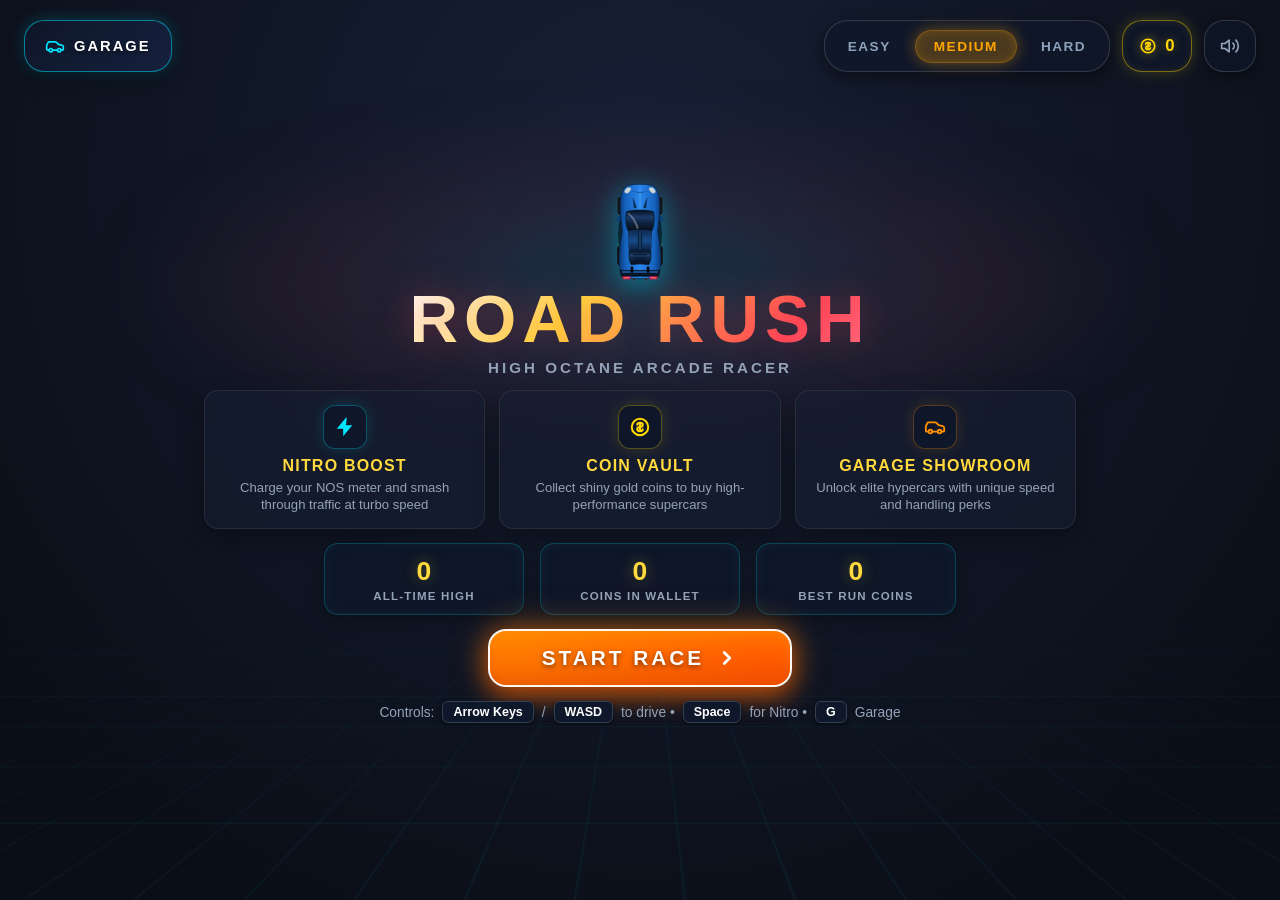
<file: index.html>
<!DOCTYPE html>
<html lang="en">

<head>
    <meta charset="UTF-8">
    <meta name="viewport" content="width=device-width, initial-scale=1.0">
    <title>Road Rush</title>
    <link rel="stylesheet" href="./css/style.css">
    <script type="module" src="./js/main.js" defer></script>
</head>

<body>
    <div class="bg-speed-grid" aria-hidden="true">
        <div class="grid-horizon"></div>
        <div class="speed-streaks">
            <span class="streak s1"></span>
            <span class="streak s2"></span>
            <span class="streak s3"></span>
            <span class="streak s4"></span>
            <span class="streak s5"></span>
            <span class="streak s6"></span>
        </div>
    </div>

    <main class="game">
        <section class="home-screen">
            <!-- TOP LEFT: GARAGE BUTTON -->
            <div class="top-left-controls">
                <button class="top-garage-btn" id="openGarageBtn" title="Open Garage (G)" aria-label="Open Garage">
                    <svg class="ui-icon" width="20" height="20" viewBox="0 0 24 24" fill="none" stroke="currentColor" stroke-width="2" stroke-linecap="round" stroke-linejoin="round" aria-hidden="true">
                        <path d="M19 17h2c.6 0 1-.4 1-1v-3c0-.9-.7-1.7-1.5-1.9C18.7 10.6 16 10 16 10s-1.3-1.4-2.2-2.3c-.5-.4-1.1-.7-1.8-.7H5c-.6 0-1.1.4-1.4.9l-1.4 2.9C2.1 11.1 2 11.5 2 12v4c0 .6.4 1 1 1h2"/>
                        <circle cx="7" cy="17" r="2"/>
                        <path d="M9 17h6"/>
                        <circle cx="17" cy="17" r="2"/>
                    </svg>
                    <span class="top-garage-text">GARAGE</span>
                </button>
            </div>

            <!-- TOP RIGHT: DIFFICULTY, COIN VAULT, AUDIO -->
            <div class="top-controls">
                <div class="difficulty-wrapper">
                    <button class="diff-btn" data-diff="Easy">EASY</button>
                    <button class="diff-btn active" data-diff="Medium">MEDIUM</button>
                    <button class="diff-btn" data-diff="Hard">HARD</button>
                </div>

                <div class="wallet-badge" id="topWalletBadge" title="Total Vault Coins">
                    <svg class="coin-token-svg" width="18" height="18" viewBox="0 0 24 24" fill="none" stroke="#ffd700" stroke-width="2.2" stroke-linecap="round" stroke-linejoin="round" aria-hidden="true">
                        <circle cx="12" cy="12" r="9"/>
                        <path d="M12 7v10M9 9.5c0-1.4 1.3-2 3-2s3 .6 3 2c0 1.5-1.5 2.5-3 2.5s-3 1-3 2.5c0 1.4 1.3 2 3 2s3-.6 3-2"/>
                    </svg>
                    <span class="wallet-amount" id="top-total-coins">0</span>
                </div>

                <button class="audio-btn home-audio-btn" id="audioBtn" title="Toggle audio (M)" aria-label="Toggle audio">
                    <svg class="audio-svg unmuted-icon" width="20" height="20" viewBox="0 0 24 24" fill="none" stroke="currentColor" stroke-width="2" stroke-linecap="round" stroke-linejoin="round" aria-hidden="true">
                        <polygon points="11 5 6 9 2 9 2 15 6 15 11 19 11 5"/>
                        <path d="M15.54 8.46a5 5 0 0 1 0 7.07"/>
                        <path d="M19.07 4.93a10 10 0 0 1 0 14.14"/>
                    </svg>
                    <svg class="audio-svg muted-icon hidden" width="20" height="20" viewBox="0 0 24 24" fill="none" stroke="currentColor" stroke-width="2" stroke-linecap="round" stroke-linejoin="round" aria-hidden="true">
                        <polygon points="11 5 6 9 2 9 2 15 6 15 11 19 11 5"/>
                        <line x1="23" y1="9" x2="17" y2="15"/>
                        <line x1="17" y1="9" x2="23" y2="15"/>
                    </svg>
                </button>
            </div>

            <div class="home-content">
                <div class="logo-section">
                    <div class="supercar-preview" id="heroCarPreview" aria-hidden="true" title="Click to open Garage">
                        <img src="./assets/cars/player_car.svg" alt="Road Rush Racer" class="hero-car-img" id="heroCarImg">
                    </div>
                    <h1 class="logo-title">ROAD RUSH</h1>
                    <p class="logo-subtitle">HIGH OCTANE ARCADE RACER</p>
                </div>

                <div class="home-showcase">
                    <div class="showcase-card">
                        <div class="showcase-icon-box cyan">
                            <svg width="22" height="22" viewBox="0 0 24 24" fill="currentColor" aria-hidden="true">
                                <path d="M13 2L3 14h7v8l10-12h-7l1-8z"/>
                            </svg>
                        </div>
                        <h3>Nitro Boost</h3>
                        <p>Charge your NOS meter and smash through traffic at turbo speed</p>
                    </div>
                    <div class="showcase-card">
                        <div class="showcase-icon-box gold">
                            <svg width="22" height="22" viewBox="0 0 24 24" fill="none" stroke="currentColor" stroke-width="2.2" stroke-linecap="round" stroke-linejoin="round" aria-hidden="true">
                                <circle cx="12" cy="12" r="9"/>
                                <path d="M12 7v10M9 9.5c0-1.4 1.3-2 3-2s3 .6 3 2c0 1.5-1.5 2.5-3 2.5s-3 1-3 2.5c0 1.4 1.3 2 3 2s3-.6 3-2"/>
                            </svg>
                        </div>
                        <h3>Coin Vault</h3>
                        <p>Collect shiny gold coins to buy high-performance supercars</p>
                    </div>
                    <div class="showcase-card">
                        <div class="showcase-icon-box orange">
                            <svg width="22" height="22" viewBox="0 0 24 24" fill="none" stroke="currentColor" stroke-width="2" stroke-linecap="round" stroke-linejoin="round" aria-hidden="true">
                                <path d="M19 17h2c.6 0 1-.4 1-1v-3c0-.9-.7-1.7-1.5-1.9C18.7 10.6 16 10 16 10s-1.3-1.4-2.2-2.3c-.5-.4-1.1-.7-1.8-.7H5c-.6 0-1.1.4-1.4.9l-1.4 2.9C2.1 11.1 2 11.5 2 12v4c0 .6.4 1 1 1h2"/>
                                <circle cx="7" cy="17" r="2"/>
                                <path d="M9 17h6"/>
                                <circle cx="17" cy="17" r="2"/>
                            </svg>
                        </div>
                        <h3>Garage Showroom</h3>
                        <p>Unlock elite hypercars with unique speed and handling perks</p>
                    </div>
                </div>

                <div class="home-stats">
                    <div class="stat-item">
                        <span class="stat-number" id="all-time-high">0</span>
                        <span class="stat-name">All-Time High</span>
                    </div>
                    <div class="stat-item">
                        <span class="stat-number" id="home-total-coins">0</span>
                        <span class="stat-name">Coins in Wallet</span>
                    </div>
                    <div class="stat-item">
                        <span class="stat-number" id="max-coins">0</span>
                        <span class="stat-name">Best Run Coins</span>
                    </div>
                </div>

                <div class="cta-container">
                    <a href="game.html" class="play-btn">
                        <span class="play-btn-glow"></span>
                        <span class="play-btn-text">START RACE</span>
                        <svg class="play-btn-chevrons" width="22" height="22" viewBox="0 0 24 24" fill="none" stroke="currentColor" stroke-width="3" stroke-linecap="round" stroke-linejoin="round" aria-hidden="true">
                            <polyline points="9 18 15 12 9 6"/>
                        </svg>
                    </a>
                </div>

                <div class="home-footer">
                    <p class="controls-hint">
                        Controls: <kbd>Arrow Keys</kbd> / <kbd>WASD</kbd> to drive &bull; <kbd>Space</kbd> for Nitro &bull; <kbd>G</kbd> Garage
                    </p>
                </div>
            </div>
        </section>

        <!-- GARAGE MODAL -->
        <div class="garage-modal-overlay hidden" id="garageModal" aria-modal="true" role="dialog">
            <div class="garage-modal-card">
                <div class="garage-header">
                    <div class="garage-title-wrap">
                        <span class="garage-tag">CUSTOM PERFORMANCE SHOP</span>
                        <h2 class="garage-title">RACING GARAGE</h2>
                    </div>
                    <div class="garage-vault-display">
                        <span class="vault-label">COIN VAULT</span>
                        <div class="vault-pill">
                            <svg class="coin-token-svg" width="16" height="16" viewBox="0 0 24 24" fill="none" stroke="#ffd700" stroke-width="2.2" stroke-linecap="round" stroke-linejoin="round" aria-hidden="true">
                                <circle cx="12" cy="12" r="9"/>
                                <path d="M12 7v10M9 9.5c0-1.4 1.3-2 3-2s3 .6 3 2c0 1.5-1.5 2.5-3 2.5s-3 1-3 2.5c0 1.4 1.3 2 3 2s3-.6 3-2"/>
                            </svg>
                            <span class="vault-coins" id="garageVaultCoins">0</span>
                        </div>
                    </div>
                    <button class="garage-close-btn" id="closeGarageBtn" aria-label="Close Garage">
                        <svg width="20" height="20" viewBox="0 0 24 24" fill="none" stroke="currentColor" stroke-width="2.5" stroke-linecap="round" stroke-linejoin="round">
                            <line x1="18" y1="6" x2="6" y2="18"/>
                            <line x1="6" y1="6" x2="18" y2="18"/>
                        </svg>
                    </button>
                </div>

                <div class="garage-body">
                    <button class="garage-nav-btn prev-car" id="prevCarBtn" aria-label="Previous Car">
                        <svg width="22" height="22" viewBox="0 0 24 24" fill="none" stroke="currentColor" stroke-width="2.5" stroke-linecap="round" stroke-linejoin="round">
                            <polyline points="15 18 9 12 15 6"/>
                        </svg>
                    </button>

                    <div class="garage-showcase">
                        <div class="podium-stage">
                            <div class="podium-aura" id="podiumAura"></div>
                            <div class="podium-disk"></div>
                            <img src="./assets/cars/player_car.svg" alt="Preview Car" class="garage-car-preview" id="garageCarPreview">
                        </div>

                        <div class="garage-car-details">
                            <div class="car-tagline" id="garageCarTag">STREET RACER</div>
                            <h3 class="car-name" id="garageCarName">Cobalt Phantom</h3>
                            <p class="car-description" id="garageCarDesc">Balanced city performer with nimble responsive handling and reliable boost timing.</p>

                            <div class="car-stats-grid">
                                <div class="car-stat-row">
                                    <div class="stat-info">
                                        <span class="stat-title">TOP SPEED</span>
                                        <span class="stat-val" id="statSpeedVal">70%</span>
                                    </div>
                                    <div class="stat-bar-track">
                                        <div class="stat-bar-fill speed-fill" id="statSpeedFill" style="width: 70%;"></div>
                                    </div>
                                </div>

                                <div class="car-stat-row">
                                    <div class="stat-info">
                                        <span class="stat-title">NITRO BOOST</span>
                                        <span class="stat-val" id="statNitroVal">70%</span>
                                    </div>
                                    <div class="stat-bar-track">
                                        <div class="stat-bar-fill nitro-fill" id="statNitroFill" style="width: 70%;"></div>
                                    </div>
                                </div>

                                <div class="car-stat-row">
                                    <div class="stat-info">
                                        <span class="stat-title">HANDLING</span>
                                        <span class="stat-val" id="statHandlingVal">75%</span>
                                    </div>
                                    <div class="stat-bar-track">
                                        <div class="stat-bar-fill handling-fill" id="statHandlingFill" style="width: 75%;"></div>
                                    </div>
                                </div>
                            </div>
                        </div>
                    </div>

                    <button class="garage-nav-btn next-car" id="nextCarBtn" aria-label="Next Car">
                        <svg width="22" height="22" viewBox="0 0 24 24" fill="none" stroke="currentColor" stroke-width="2.5" stroke-linecap="round" stroke-linejoin="round">
                            <polyline points="9 18 15 12 9 6"/>
                        </svg>
                    </button>
                </div>

                <div class="garage-dots-row" id="garageDots">
                    <!-- Dynamic dots inserted here -->
                </div>

                <div class="garage-footer">
                    <div class="garage-price-tag" id="garagePriceTag">
                        <span class="price-label">PRICE / STATUS</span>
                        <span class="price-val" id="garagePriceVal">FREE STARTER</span>
                    </div>
                    <button class="garage-action-btn" id="garageActionBtn">
                        EQUIPPED
                    </button>
                </div>

                <div class="garage-hints">
                    <span><kbd>&larr;</kbd> <kbd>&rarr;</kbd> Navigate</span> &bull;
                    <span><kbd>Enter</kbd> Buy / Equip</span> &bull;
                    <span><kbd>Esc</kbd> Close</span>
                </div>
            </div>
        </div>
    </main>
</body>

</html>
</file>
<file: css/style.css>
* {
    margin: 0;
    padding: 0;
    box-sizing: border-box;
}

:root {
    --accent-red: #ff4757;
    --accent-orange: #ff7f50;
    --accent-yellow: #ffd93d;
    --accent-cyan: #00e5ff;
    --accent-purple: #70a1ff;
    --bg-dark-1: #0a0e17;
    --bg-dark-2: #121826;
    --card-bg: rgba(22, 30, 49, 0.65);
    --card-border: rgba(255, 255, 255, 0.08);
}

html,
body {
    width: 100%;
    height: 100%;
    overflow: hidden;
}

body {
    font-family: 'Segoe UI', -apple-system, BlinkMacSystemFont, Roboto, sans-serif;
    background: radial-gradient(circle at 50% 20%, #172036 0%, var(--bg-dark-1) 85%);
    color: #ffffff;
    background-attachment: fixed;
    position: relative;
    user-select: none;
}

.bg-speed-grid {
    position: fixed;
    inset: 0;
    pointer-events: none;
    z-index: 0;
    overflow: hidden;
}

.grid-horizon {
    position: absolute;
    top: 15%;
    left: 50%;
    width: 80vw;
    height: 300px;
    transform: translateX(-50%);
    background: radial-gradient(ellipse at center, rgba(0, 229, 255, 0.12) 0%, rgba(255, 71, 87, 0.08) 45%, transparent 75%);
    filter: blur(40px);
}

.bg-speed-grid::before {
    content: '';
    position: absolute;
    bottom: -20%;
    left: -50%;
    width: 200%;
    height: 90%;
    background-image:
        linear-gradient(rgba(0, 229, 255, 0.07) 1px, transparent 1px),
        linear-gradient(90deg, rgba(0, 229, 255, 0.07) 1px, transparent 1px);
    background-size: 50px 50px;
    transform: perspective(400px) rotateX(65deg);
    animation: gridScroll 3s linear infinite;
    mask-image: linear-gradient(to top, rgba(0, 0, 0, 0.9) 10%, transparent 80%);
    -webkit-mask-image: linear-gradient(to top, rgba(0, 0, 0, 0.9) 10%, transparent 80%);
}

@keyframes gridScroll {
    0% {
        background-position-y: 0px;
    }
    100% {
        background-position-y: 50px;
    }
}

.speed-streaks {
    position: absolute;
    inset: 0;
}

.streak {
    position: absolute;
    top: -150px;
    width: 2px;
    border-radius: 2px;
    background: linear-gradient(to bottom, transparent, rgba(0, 229, 255, 0.7), transparent);
    opacity: 0.4;
    animation: streakDrop linear infinite;
}

.s1 { left: 12%; height: 120px; animation-duration: 2.2s; animation-delay: 0.3s; }
.s2 { left: 28%; height: 90px; animation-duration: 1.8s; animation-delay: 1.1s; background: linear-gradient(to bottom, transparent, rgba(255, 217, 61, 0.6), transparent); }
.s3 { left: 45%; height: 140px; animation-duration: 2.5s; animation-delay: 0.7s; }
.s4 { left: 62%; height: 100px; animation-duration: 1.9s; animation-delay: 1.5s; }
.s5 { left: 80%; height: 110px; animation-duration: 2.1s; animation-delay: 0.2s; background: linear-gradient(to bottom, transparent, rgba(255, 71, 87, 0.6), transparent); }
.s6 { left: 92%; height: 130px; animation-duration: 2.7s; animation-delay: 1.8s; }

@keyframes streakDrop {
    0% {
        transform: translateY(0);
        opacity: 0;
    }
    15% {
        opacity: 0.6;
    }
    85% {
        opacity: 0.6;
    }
    100% {
        transform: translateY(115vh);
        opacity: 0;
    }
}

.game {
    position: relative;
    z-index: 1;
    width: 100%;
    height: 100%;
    margin: 0 auto;
    display: flex;
    justify-content: center;
    align-items: center;
}

.home-screen {
    position: relative;
    width: 100%;
    height: 100%;
    display: flex;
    justify-content: center;
    align-items: center;
    overflow: hidden;
    animation: fadeIn 0.8s ease-in;
}

.home-content {
    display: flex;
    flex-direction: column;
    gap: 14px;
    text-align: center;
    width: min(94%, 960px);
    max-height: 96vh;
    justify-content: space-evenly;
    align-items: center;
    margin: 0 auto;
    padding: 12px 16px;
    z-index: 2;
}

.logo-section {
    animation: slideDown 0.8s cubic-bezier(0.2, 0.8, 0.2, 1);
    display: flex;
    flex-direction: column;
    align-items: center;
    position: relative;
}

.supercar-preview {
    width: 64px;
    height: 105px;
    margin-bottom: 2px;
    filter: drop-shadow(0 6px 14px rgba(0, 229, 255, 0.45));
    animation: carHover 3s ease-in-out infinite;
    cursor: default;
}

.hero-car-img {
    width: 100%;
    height: 100%;
    object-fit: contain;
    transition: transform 0.4s cubic-bezier(0.34, 1.56, 0.64, 1);
}

.supercar-preview:hover .hero-car-img {
    transform: scale(1.12) rotate(-3deg);
}

@keyframes carHover {
    0%, 100% {
        transform: translateY(0px);
    }
    50% {
        transform: translateY(-8px);
    }
}

.logo-title {
    font-size: clamp(2.4rem, 8vw, 4.2rem);
    font-weight: 900;
    letter-spacing: 6px;
    line-height: 1.05;
    background: linear-gradient(135deg, #ffffff 0%, #ffd93d 35%, #ff4757 80%, #ff6b81 100%);
    -webkit-background-clip: text;
    -webkit-text-fill-color: transparent;
    background-clip: text;
    margin-bottom: 4px;
    text-shadow: 0 0 35px rgba(255, 71, 87, 0.35);
    position: relative;
    display: inline-block;
}

.logo-subtitle {
    font-size: clamp(0.7rem, 2.2vw, 0.95rem);
    color: #94a3b8;
    letter-spacing: 3px;
    text-transform: uppercase;
    font-weight: 600;
}

.home-showcase {
    display: grid;
    grid-template-columns: repeat(3, minmax(0, 1fr));
    gap: 14px;
    width: min(100%, 880px);
    padding: 0 4px;
    animation: slideUp 0.8s ease-out 0.2s both;
}

.showcase-card {
    padding: 14px 16px;
    background: var(--card-bg);
    border: 1px solid var(--card-border);
    border-radius: 14px;
    backdrop-filter: blur(12px);
    -webkit-backdrop-filter: blur(12px);
    box-shadow: 0 8px 24px rgba(0, 0, 0, 0.35);
    transition: all 0.35s cubic-bezier(0.2, 0.8, 0.2, 1);
    position: relative;
    overflow: hidden;
}

.showcase-card::before {
    content: '';
    position: absolute;
    top: 0;
    left: 0;
    right: 0;
    height: 2px;
    background: linear-gradient(90deg, transparent, rgba(255, 255, 255, 0.4), transparent);
    opacity: 0;
    transition: opacity 0.35s ease;
}

.showcase-card:hover {
    background: rgba(30, 41, 67, 0.8);
    border-color: rgba(0, 229, 255, 0.35);
    transform: translateY(-4px);
    box-shadow: 0 12px 30px rgba(0, 229, 255, 0.18);
}

.showcase-card:hover::before {
    opacity: 1;
}

.showcase-icon-box {
    width: 44px;
    height: 44px;
    border-radius: 12px;
    display: inline-flex;
    align-items: center;
    justify-content: center;
    margin: 0 auto 8px auto;
    background: rgba(15, 23, 42, 0.85);
    border: 1px solid rgba(255, 255, 255, 0.1);
    transition: all 0.3s cubic-bezier(0.2, 0.8, 0.2, 1);
}

.showcase-icon-box.cyan {
    color: #00e5ff;
    border-color: rgba(0, 229, 255, 0.3);
    box-shadow: 0 0 15px rgba(0, 229, 255, 0.15);
}

.showcase-icon-box.gold {
    color: #ffd700;
    border-color: rgba(255, 215, 0, 0.3);
    box-shadow: 0 0 15px rgba(255, 215, 0, 0.15);
}

.showcase-icon-box.orange {
    color: #ff9100;
    border-color: rgba(255, 145, 0, 0.3);
    box-shadow: 0 0 15px rgba(255, 145, 0, 0.15);
}

.showcase-card:hover .showcase-icon-box {
    transform: scale(1.1) translateY(-2px);
}

.showcase-card:hover .showcase-icon-box.cyan {
    box-shadow: 0 0 20px rgba(0, 229, 255, 0.4);
    border-color: #00e5ff;
}

.showcase-card:hover .showcase-icon-box.gold {
    box-shadow: 0 0 20px rgba(255, 215, 0, 0.4);
    border-color: #ffd700;
}

.showcase-card:hover .showcase-icon-box.orange {
    box-shadow: 0 0 20px rgba(255, 145, 0, 0.4);
    border-color: #ff9100;
}

.showcase-card h3 {
    font-size: clamp(0.8rem, 2vw, 1rem);
    margin-bottom: 4px;
    color: var(--accent-yellow);
    text-transform: uppercase;
    letter-spacing: 1.2px;
    font-weight: 700;
}

.showcase-card p {
    font-size: clamp(0.68rem, 1.4vw, 0.82rem);
    color: #94a3b8;
    line-height: 1.35;
}

.home-stats {
    display: grid;
    grid-template-columns: repeat(3, 1fr);
    gap: 16px;
    width: min(100%, 640px);
    margin: 0 auto;
    padding: 0 4px;
    justify-content: center;
    align-items: stretch;
    animation: slideUp 0.8s ease-out 0.3s both;
}

.stat-item {
    display: flex;
    flex-direction: column;
    align-items: center;
    justify-content: center;
    text-align: center;
    padding: 12px 14px;
    background: rgba(15, 23, 42, 0.7);
    border: 1px solid rgba(0, 229, 255, 0.22);
    border-radius: 14px;
    backdrop-filter: blur(10px);
    -webkit-backdrop-filter: blur(10px);
    position: relative;
    box-shadow: inset 0 0 15px rgba(0, 229, 255, 0.05), 0 4px 15px rgba(0, 0, 0, 0.3);
    transition: transform 0.25s ease, border-color 0.25s ease;
}

.stat-item:hover {
    border-color: rgba(0, 229, 255, 0.45);
    transform: translateY(-2px);
    box-shadow: inset 0 0 15px rgba(0, 229, 255, 0.08), 0 6px 20px rgba(0, 0, 0, 0.45), 0 0 15px rgba(0, 229, 255, 0.15);
}

.stat-number {
    font-size: clamp(1.25rem, 2.8vw, 1.65rem);
    font-weight: 800;
    color: var(--accent-yellow);
    margin-bottom: 3px;
    font-family: 'Trebuchet MS', -apple-system, sans-serif;
    letter-spacing: 0.5px;
    text-shadow: 0 0 15px rgba(255, 217, 61, 0.35);
    text-align: center;
}

.stat-name {
    font-size: clamp(0.62rem, 1.4vw, 0.72rem);
    color: #94a3b8;
    text-transform: uppercase;
    letter-spacing: 1.2px;
    font-weight: 700;
    text-align: center;
}

.cta-container {
    animation: slideUp 0.8s ease-out 0.4s both;
    position: relative;
    display: flex;
    justify-content: center;
    align-items: center;
}

.play-btn {
    position: relative;
    display: inline-flex;
    align-items: center;
    justify-content: center;
    gap: 12px;
    padding: 15px 52px;
    background: linear-gradient(180deg, #ff8c00 0%, #ff6f00 45%, #e65100 100%);
    color: #ffffff;
    font-size: clamp(1.05rem, 2.5vw, 1.3rem);
    font-weight: 900;
    letter-spacing: 3px;
    border: 2px solid rgba(255, 255, 255, 0.95);
    border-radius: 18px;
    text-transform: uppercase;
    text-decoration: none;
    cursor: pointer;
    box-shadow: 0 8px 25px rgba(230, 81, 0, 0.65), 0 0 35px rgba(255, 140, 0, 0.5);
    transition: all 0.25s cubic-bezier(0.2, 0.8, 0.2, 1);
    overflow: hidden;
}

.play-btn-text {
    position: relative;
    z-index: 2;
    text-shadow: 0 2px 5px rgba(0, 0, 0, 0.5);
}

.play-btn-chevrons {
    position: relative;
    z-index: 2;
    font-size: 1.2rem;
    font-weight: 900;
    color: #ffffff;
    letter-spacing: -2px;
    transition: transform 0.25s ease;
    text-shadow: 0 2px 5px rgba(0, 0, 0, 0.5);
}

.play-btn-glow {
    position: absolute;
    inset: -4px;
    border-radius: 20px;
    background: linear-gradient(135deg, #ff9100, #ff3d00);
    filter: blur(14px);
    opacity: 0.5;
    z-index: 1;
    animation: ctaPulse 2s ease-in-out infinite;
    pointer-events: none;
}

@keyframes ctaPulse {
    0%, 100% {
        transform: scale(0.98);
        opacity: 0.4;
    }
    50% {
        transform: scale(1.04);
        opacity: 0.75;
    }
}

.play-btn:hover {
    transform: translateY(-3px) scale(1.03);
    box-shadow: 0 12px 35px rgba(230, 81, 0, 0.85), 0 0 45px rgba(255, 140, 0, 0.7);
    filter: brightness(1.06);
}

.play-btn:hover .play-btn-chevrons {
    transform: translateX(4px);
}

.play-btn:active {
    transform: translateY(0px) scale(0.98);
}

.home-footer {
    animation: slideUp 0.8s ease-out 0.5s both;
    font-size: clamp(0.74rem, 1.8vw, 0.86rem);
    color: #94a3b8;
    padding: 0 8px;
}

.controls-hint {
    display: inline-flex;
    align-items: center;
    flex-wrap: wrap;
    justify-content: center;
    gap: 8px;
}

.hint-icon {
    font-size: 0.95rem;
    color: #94a3b8;
}

kbd {
    display: inline-block;
    padding: 3px 10px;
    font-family: inherit;
    font-size: 0.78rem;
    font-weight: 800;
    color: #ffffff;
    background: #0f172a;
    border: 1px solid #334155;
    border-radius: 6px;
    box-shadow: 0 2px 4px rgba(0, 0, 0, 0.5);
}

.home-audio-btn {
    position: absolute;
    top: 20px;
    right: 24px;
    z-index: 100;
    width: 46px;
    height: 46px;
    border-radius: 12px;
    background: rgba(15, 23, 42, 0.65);
    border: 1px solid rgba(255, 255, 255, 0.15);
    color: #ffffff;
    font-size: 1.3rem;
    cursor: pointer;
    display: flex;
    align-items: center;
    justify-content: center;
    box-shadow: 0 4px 15px rgba(0, 0, 0, 0.4);
    backdrop-filter: blur(10px);
    -webkit-backdrop-filter: blur(10px);
    transition: all 0.25s ease;
}

.home-audio-btn:hover {
    background: rgba(30, 41, 67, 0.85);
    border-color: rgba(0, 229, 255, 0.5);
    transform: scale(1.08);
    box-shadow: 0 6px 20px rgba(0, 229, 255, 0.25);
}

.home-audio-btn.muted {
    opacity: 0.75;
    border-color: rgba(255, 71, 87, 0.5);
    background: rgba(255, 71, 87, 0.12);
}

@keyframes fadeIn {
    from {
        opacity: 0;
    }
    to {
        opacity: 1;
    }
}

@keyframes slideDown {
    from {
        opacity: 0;
        transform: translateY(-25px);
    }
    to {
        opacity: 1;
        transform: translateY(0);
    }
}

@keyframes slideUp {
    from {
        opacity: 0;
        transform: translateY(25px);
    }
    to {
        opacity: 1;
        transform: translateY(0);
    }
}

@keyframes scaleIn {
    from {
        opacity: 0;
        transform: scale(0.85);
    }
    to {
        opacity: 1;
        transform: scale(1);
    }
}

.hidden {
    display: none !important;
}

@media (max-width: 768px) {
    .home-showcase {
        grid-template-columns: repeat(3, 1fr);
        gap: 8px;
    }
    .showcase-card {
        padding: 10px 8px;
    }
}

@media (max-width: 580px) {
    .home-content {
        padding: 8px;
        gap: 10px;
    }

    .supercar-preview {
        width: 50px;
        height: 80px;
    }

    .home-showcase {
        grid-template-columns: 1fr;
        gap: 8px;
        max-width: 320px;
    }

    .showcase-card {
        padding: 8px 12px;
        display: flex;
        align-items: center;
        gap: 12px;
        text-align: left;
    }

    .showcase-icon {
        margin-bottom: 0;
    }

    .home-stats {
        grid-template-columns: repeat(3, 1fr);
        gap: 8px;
        width: 100%;
        max-width: 440px;
    }

    .stat-item {
        padding: 8px 6px;
    }

    .stat-number {
        font-size: 1.15rem;
    }

    .stat-name {
        font-size: 0.58rem;
        letter-spacing: 0.8px;
    }

    .controls-hint {
        font-size: 0.72rem;
    }
}

.top-controls {
    position: absolute;
    top: 20px;
    right: 24px;
    display: flex;
    align-items: center;
    gap: 12px;
    z-index: 100;
}


    display: flex;
    align-items: center;
    background: rgba(15, 23, 42, 0.65);
    border: 1px solid rgba(0, 229, 255, 0.25);
    border-radius: 12px;
    padding: 0 12px;
    height: 46px;
    backdrop-filter: blur(10px);
    -webkit-backdrop-filter: blur(10px);
    box-shadow: 0 4px 15px rgba(0, 0, 0, 0.4);
    transition: all 0.25s ease;
}

.difficulty-wrapper:hover {
    background: rgba(30, 41, 67, 0.85);
    border-color: rgba(0, 229, 255, 0.5);
    box-shadow: 0 6px 20px rgba(0, 229, 255, 0.25);
}

.difficulty-wrapper label {
    color: var(--accent-cyan);
    font-size: 0.85rem;
    font-weight: 700;
    text-transform: uppercase;
    letter-spacing: 1px;
    margin-right: 8px;
}

.difficulty-wrapper select {
    background: transparent;
    color: #fff;
    border: none;
    font-family: inherit;
    font-size: 0.95rem;
    font-weight: 600;
    cursor: pointer;
    outline: none;
    padding: 5px 0;
}

.difficulty-wrapper select option {
    background: var(--bg-dark-2);
    color: #fff;
}

.top-controls .home-audio-btn {
    position: static;
}



    display: flex;
    align-items: center;
    background: rgba(15, 23, 42, 0.65);
    border: 1px solid rgba(0, 229, 255, 0.25);
    border-radius: 12px;
    padding: 4px;
    height: 46px;
    backdrop-filter: blur(10px);
    -webkit-backdrop-filter: blur(10px);
    box-shadow: 0 4px 15px rgba(0, 0, 0, 0.4);
    gap: 4px;
}

.diff-btn {
    background: transparent;
    color: #94a3b8;
    border: none;
    padding: 6px 12px;
    border-radius: 8px;
    font-size: 0.75rem;
    font-weight: 700;
    text-transform: uppercase;
    letter-spacing: 1px;
    cursor: pointer;
    transition: all 0.2s ease;
}

.diff-btn:hover {
    color: #fff;
    background: rgba(255, 255, 255, 0.1);
}

.diff-btn.active {
    background: rgba(0, 229, 255, 0.2);
    color: var(--accent-cyan);
    box-shadow: 0 0 10px rgba(0, 229, 255, 0.2);
}

.top-controls .home-audio-btn {
    position: static;
}


.difficulty-wrapper {
    display: flex;
    align-items: center;
    background: rgba(15, 23, 42, 0.75);
    border: 1px solid rgba(255, 255, 255, 0.15);
    border-radius: 24px;
    padding: 5px;
    height: 52px;
    backdrop-filter: blur(12px);
    -webkit-backdrop-filter: blur(12px);
    box-shadow: 0 6px 20px rgba(0, 0, 0, 0.5);
    gap: 6px;
}

.diff-btn {
    background: transparent;
    color: #8da2ba;
    border: none;
    padding: 8px 18px;
    border-radius: 18px;
    font-size: 0.85rem;
    font-weight: 800;
    text-transform: uppercase;
    letter-spacing: 1.5px;
    cursor: pointer;
    transition: all 0.3s cubic-bezier(0.2, 0.8, 0.2, 1);
}

.diff-btn:hover {
    color: #fff;
    background: rgba(255, 255, 255, 0.15);
}

.diff-btn[data-diff='Easy'].active {
    background: rgba(46, 213, 115, 0.25);
    color: #2ed573;
    box-shadow: 0 0 15px rgba(46, 213, 115, 0.4), inset 0 0 8px rgba(46, 213, 115, 0.2);
    border: 1px solid rgba(46, 213, 115, 0.3);
}

.diff-btn[data-diff='Medium'].active {
    background: rgba(255, 165, 2, 0.25);
    color: #ffa502;
    box-shadow: 0 0 15px rgba(255, 165, 2, 0.4), inset 0 0 8px rgba(255, 165, 2, 0.2);
    border: 1px solid rgba(255, 165, 2, 0.3);
}

.diff-btn[data-diff='Hard'].active {
    background: rgba(255, 71, 87, 0.25);
    color: #ff4757;
    box-shadow: 0 0 15px rgba(255, 71, 87, 0.4), inset 0 0 8px rgba(255, 71, 87, 0.2);
    border: 1px solid rgba(255, 71, 87, 0.3);
}

.top-controls .home-audio-btn {
    position: static;
    height: 52px;
    width: 52px;
    border-radius: 20px;
    font-size: 1.4rem;
}


/* =============================================================================
   GARAGE & TOP BAR CONTROLS
   ============================================================================= */

/* TOP LEFT CONTROLS: GARAGE BUTTON */
.top-left-controls {
    position: absolute;
    top: 20px;
    left: 24px;
    display: flex;
    align-items: center;
    gap: 12px;
    z-index: 100;
}

.top-garage-btn {
    display: inline-flex;
    align-items: center;
    gap: 9px;
    background: linear-gradient(135deg, rgba(15, 23, 42, 0.88), rgba(22, 34, 64, 0.92));
    border: 1.5px solid rgba(0, 229, 255, 0.5);
    padding: 0 20px;
    height: 52px;
    border-radius: 20px;
    color: #ffffff;
    font-size: 0.92rem;
    font-weight: 800;
    letter-spacing: 2px;
    text-transform: uppercase;
    cursor: pointer;
    backdrop-filter: blur(12px);
    -webkit-backdrop-filter: blur(12px);
    box-shadow: 0 6px 20px rgba(0, 0, 0, 0.45), 0 0 15px rgba(0, 229, 255, 0.25);
    transition: all 0.25s cubic-bezier(0.2, 0.8, 0.2, 1);
}

.top-garage-btn svg {
    color: #00e5ff;
    flex-shrink: 0;
    transition: transform 0.25s ease, color 0.25s ease;
}

.top-garage-btn:hover {
    background: linear-gradient(135deg, #00d2ff, #0077ff);
    border-color: rgba(255, 255, 255, 0.9);
    box-shadow: 0 8px 25px rgba(0, 119, 255, 0.65), 0 0 25px rgba(0, 229, 255, 0.6);
    transform: translateY(-2px) scale(1.04);
}

.top-garage-btn:hover svg {
    color: #ffffff;
    transform: translateX(-2px);
}

.top-garage-btn:active {
    transform: translateY(0px) scale(0.98);
}

.top-garage-text {
    letter-spacing: 2px;
    text-shadow: 0 2px 4px rgba(0, 0, 0, 0.5);
}

/* WALLET BADGE */
.wallet-badge {
    display: inline-flex;
    align-items: center;
    gap: 8px;
    background: rgba(15, 23, 42, 0.85);
    border: 1px solid rgba(255, 215, 0, 0.45);
    padding: 0 16px;
    height: 52px;
    border-radius: 20px;
    box-shadow: 0 0 15px rgba(255, 215, 0, 0.2), inset 0 0 8px rgba(255, 215, 0, 0.1);
}

.coin-token-svg {
    filter: drop-shadow(0 0 6px rgba(255, 215, 0, 0.6));
    flex-shrink: 0;
}

.wallet-amount {
    font-size: 1.05rem;
    font-weight: 800;
    color: #ffd700;
    font-family: 'Trebuchet MS', sans-serif;
    letter-spacing: 0.5px;
    text-shadow: 0 0 10px rgba(255, 215, 0, 0.4);
}

/* HOME AUDIO BUTTON SVG */
.home-audio-btn {
    display: inline-flex;
    align-items: center;
    justify-content: center;
}

.home-audio-btn svg {
    color: #94a3b8;
    transition: color 0.2s ease, transform 0.2s ease;
}

.home-audio-btn:hover svg {
    color: #ffffff;
    transform: scale(1.1);
}

.home-audio-btn.muted svg {
    color: #ff4757;
}

/* GARAGE MODAL OVERLAY */
.garage-modal-overlay {
    position: fixed;
    inset: 0;
    z-index: 200;
    background: rgba(4, 7, 15, 0.88);
    backdrop-filter: blur(14px);
    display: flex;
    align-items: center;
    justify-content: center;
    padding: 16px;
    animation: garageModalIn 0.3s cubic-bezier(0.16, 1, 0.3, 1);
}

.garage-modal-overlay.hidden {
    display: none;
}

@keyframes garageModalIn {
    from {
        opacity: 0;
        transform: scale(0.96);
    }
    to {
        opacity: 1;
        transform: scale(1);
    }
}

.garage-modal-card {
    position: relative;
    width: min(94vw, 840px);
    max-height: 92vh;
    overflow-y: auto;
    background: linear-gradient(145deg, rgba(18, 26, 44, 0.95), rgba(9, 13, 24, 0.98));
    border: 1.5px solid rgba(0, 229, 255, 0.35);
    border-radius: 24px;
    box-shadow: 0 25px 70px rgba(0, 0, 0, 0.85), 0 0 40px rgba(0, 229, 255, 0.15);
    padding: 24px 28px;
    display: flex;
    flex-direction: column;
    gap: 16px;
    color: #fff;
}

/* Garage Header */
.garage-header {
    display: flex;
    align-items: center;
    justify-content: space-between;
    border-bottom: 1px solid rgba(255, 255, 255, 0.08);
    padding-bottom: 14px;
    gap: 12px;
}

.garage-title-wrap {
    display: flex;
    flex-direction: column;
    align-items: flex-start;
}

.garage-tag {
    font-size: 0.68rem;
    font-weight: 800;
    letter-spacing: 2px;
    color: #00e5ff;
    text-transform: uppercase;
}

.garage-title {
    font-size: clamp(1.4rem, 3.5vw, 1.85rem);
    font-weight: 900;
    letter-spacing: 3px;
    background: linear-gradient(135deg, #ffffff 20%, #00e5ff 80%);
    -webkit-background-clip: text;
    -webkit-text-fill-color: transparent;
    background-clip: text;
    line-height: 1.1;
}

.garage-vault-display {
    display: flex;
    flex-direction: column;
    align-items: flex-end;
    gap: 2px;
}

.vault-label {
    font-size: 0.64rem;
    letter-spacing: 1.5px;
    color: #94a3b8;
    text-transform: uppercase;
    font-weight: 700;
}

.vault-pill {
    display: inline-flex;
    align-items: center;
    gap: 8px;
    background: rgba(10, 16, 28, 0.9);
    border: 1px solid rgba(255, 215, 0, 0.5);
    padding: 6px 14px;
    border-radius: 14px;
    box-shadow: 0 0 12px rgba(255, 215, 0, 0.2);
}

.vault-coins {
    font-size: 1.1rem;
    font-weight: 800;
    color: #ffd700;
    font-family: 'Trebuchet MS', sans-serif;
}

.garage-close-btn {
    width: 40px;
    height: 40px;
    border-radius: 50%;
    background: rgba(255, 255, 255, 0.08);
    border: 1px solid rgba(255, 255, 255, 0.15);
    color: #cbd5e1;
    cursor: pointer;
    display: flex;
    align-items: center;
    justify-content: center;
    transition: all 0.2s ease;
}

.garage-close-btn:hover {
    background: rgba(255, 71, 87, 0.25);
    color: #ff4757;
    border-color: rgba(255, 71, 87, 0.5);
    transform: rotate(90deg);
}

/* Garage Body / Showcase */
.garage-body {
    display: flex;
    align-items: center;
    justify-content: space-between;
    gap: 16px;
    padding: 10px 0;
}

.garage-nav-btn {
    width: 48px;
    height: 48px;
    border-radius: 50%;
    background: rgba(15, 23, 42, 0.8);
    border: 1.5px solid rgba(0, 229, 255, 0.4);
    color: #00e5ff;
    cursor: pointer;
    display: flex;
    align-items: center;
    justify-content: center;
    transition: all 0.2s cubic-bezier(0.2, 0.8, 0.2, 1);
    box-shadow: 0 4px 15px rgba(0, 0, 0, 0.4);
    flex-shrink: 0;
}

.garage-nav-btn:hover {
    background: #00e5ff;
    color: #0a0e17;
    box-shadow: 0 0 20px rgba(0, 229, 255, 0.7);
    transform: scale(1.1);
}

.garage-nav-btn:active {
    transform: scale(0.95);
}

.garage-showcase {
    flex: 1;
    display: grid;
    grid-template-columns: 240px 1fr;
    align-items: center;
    gap: 32px;
}

/* Podium & Car Preview */
.podium-stage {
    position: relative;
    width: 220px;
    height: 250px;
    margin: 0 auto;
    display: flex;
    align-items: center;
    justify-content: center;
}

.podium-aura {
    position: absolute;
    width: 170px;
    height: 170px;
    border-radius: 50%;
    background: radial-gradient(circle, rgba(0, 243, 255, 0.35) 0%, transparent 70%);
    filter: blur(25px);
    transition: background 0.4s ease;
    animation: auraBreath 3s ease-in-out infinite;
}

@keyframes auraBreath {
    0%, 100% { transform: scale(0.95); opacity: 0.6; }
    50% { transform: scale(1.15); opacity: 1; }
}

.podium-disk {
    position: absolute;
    bottom: 12px;
    width: 190px;
    height: 52px;
    border-radius: 50%;
    background: radial-gradient(ellipse at center, rgba(0, 229, 255, 0.25) 0%, rgba(15, 23, 42, 0.8) 60%, transparent 80%);
    border: 1px solid rgba(0, 229, 255, 0.4);
    box-shadow: 0 0 25px rgba(0, 229, 255, 0.3);
}

.garage-car-preview {
    position: relative;
    z-index: 2;
    width: 100px;
    height: 190px;
    object-fit: contain;
    filter: drop-shadow(0 15px 25px rgba(0, 0, 0, 0.85));
    animation: carPodiumFloat 3.5s ease-in-out infinite;
    transition: transform 0.3s ease;
}

@keyframes carPodiumFloat {
    0%, 100% {
        transform: translateY(0px) rotate(0deg);
    }
    50% {
        transform: translateY(-10px) rotate(1deg);
    }
}

/* Car Details & Stats */
.garage-car-details {
    display: flex;
    flex-direction: column;
    gap: 10px;
    text-align: left;
}

.car-tagline {
    font-size: 0.72rem;
    font-weight: 800;
    letter-spacing: 2.5px;
    color: #ff9100;
    text-transform: uppercase;
}

.car-name {
    font-size: clamp(1.4rem, 3vw, 1.85rem);
    font-weight: 900;
    letter-spacing: 1.5px;
    color: #ffffff;
    line-height: 1.1;
}

.car-description {
    font-size: 0.88rem;
    color: #94a3b8;
    line-height: 1.45;
    min-height: 40px;
}

/* Stats Bars */
.car-stats-grid {
    display: flex;
    flex-direction: column;
    gap: 10px;
    margin-top: 6px;
    background: rgba(11, 17, 30, 0.65);
    border: 1px solid rgba(255, 255, 255, 0.06);
    border-radius: 14px;
    padding: 14px 16px;
}

.car-stat-row {
    display: flex;
    flex-direction: column;
    gap: 4px;
}

.stat-info {
    display: flex;
    justify-content: space-between;
    font-size: 0.74rem;
    font-weight: 700;
    letter-spacing: 1.2px;
}

.stat-title {
    color: #cbd5e1;
}

.stat-val {
    color: #ffffff;
    font-family: 'Trebuchet MS', sans-serif;
}

.stat-bar-track {
    width: 100%;
    height: 8px;
    background: rgba(255, 255, 255, 0.08);
    border-radius: 4px;
    overflow: hidden;
    position: relative;
}

.stat-bar-fill {
    height: 100%;
    border-radius: 4px;
    transition: width 0.4s cubic-bezier(0.2, 0.8, 0.2, 1);
}

.stat-bar-fill.speed-fill {
    background: linear-gradient(90deg, #ff9100, #ff3d00);
    box-shadow: 0 0 10px rgba(255, 80, 0, 0.6);
}

.stat-bar-fill.nitro-fill {
    background: linear-gradient(90deg, #00e5ff, #0077ff);
    box-shadow: 0 0 10px rgba(0, 229, 255, 0.6);
}

.stat-bar-fill.handling-fill {
    background: linear-gradient(90deg, #00e676, #00b0ff);
    box-shadow: 0 0 10px rgba(0, 230, 118, 0.6);
}

/* Carousel Dots */
.garage-dots-row {
    display: flex;
    align-items: center;
    justify-content: center;
    gap: 10px;
    padding: 4px 0;
}

.garage-dot {
    width: 12px;
    height: 12px;
    border-radius: 50%;
    background: rgba(255, 255, 255, 0.2);
    border: 1px solid rgba(255, 255, 255, 0.3);
    cursor: pointer;
    transition: all 0.25s ease;
}

.garage-dot:hover {
    background: rgba(0, 229, 255, 0.5);
    transform: scale(1.15);
}

.garage-dot.active {
    width: 28px;
    border-radius: 12px;
    background: #00e5ff;
    box-shadow: 0 0 10px #00e5ff;
    border-color: #00e5ff;
}

/* Garage Footer */
.garage-footer {
    display: flex;
    align-items: center;
    justify-content: space-between;
    border-top: 1px solid rgba(255, 255, 255, 0.08);
    padding-top: 14px;
    gap: 16px;
}

.garage-price-tag {
    display: flex;
    flex-direction: column;
    align-items: flex-start;
}

.price-label {
    font-size: 0.65rem;
    font-weight: 700;
    color: #94a3b8;
    letter-spacing: 1.5px;
    text-transform: uppercase;
}

.price-val {
    font-size: 1.3rem;
    font-weight: 900;
    color: #ffd700;
    letter-spacing: 1px;
}

.garage-action-btn {
    padding: 13px 36px;
    border-radius: 16px;
    font-size: 1.05rem;
    font-weight: 900;
    letter-spacing: 2px;
    text-transform: uppercase;
    cursor: pointer;
    transition: all 0.25s cubic-bezier(0.2, 0.8, 0.2, 1);
    border: 2px solid transparent;
}

.garage-action-btn.btn-buy {
    background: linear-gradient(135deg, #ffd700, #ff9100);
    color: #0a0e17;
    border-color: #ffe082;
    box-shadow: 0 6px 20px rgba(255, 145, 0, 0.5);
}

.garage-action-btn.btn-buy:hover {
    transform: translateY(-2px) scale(1.03);
    box-shadow: 0 10px 25px rgba(255, 145, 0, 0.7);
    filter: brightness(1.08);
}

.garage-action-btn.btn-equip {
    background: linear-gradient(135deg, #00e5ff, #0077ff);
    color: #ffffff;
    border-color: rgba(255, 255, 255, 0.6);
    box-shadow: 0 6px 20px rgba(0, 119, 255, 0.5);
}

.garage-action-btn.btn-equip:hover {
    transform: translateY(-2px) scale(1.03);
    box-shadow: 0 10px 25px rgba(0, 119, 255, 0.7);
    filter: brightness(1.1);
}

.garage-action-btn.btn-equipped {
    background: rgba(46, 213, 115, 0.2);
    color: #2ed573;
    border: 1.5px solid #2ed573;
    cursor: default;
    box-shadow: 0 0 15px rgba(46, 213, 115, 0.25);
}

.garage-action-btn.btn-locked {
    background: rgba(255, 255, 255, 0.08);
    color: #64748b;
    border: 1px solid rgba(255, 255, 255, 0.12);
    cursor: not-allowed;
    box-shadow: none;
}

.garage-hints {
    font-size: 0.72rem;
    color: #64748b;
    text-align: center;
    padding-top: 4px;
}

.garage-hints kbd {
    background: rgba(255, 255, 255, 0.1);
    color: #cbd5e1;
    border: 1px solid rgba(255, 255, 255, 0.2);
    border-radius: 4px;
    padding: 1px 6px;
    font-size: 0.7rem;
}

/* Responsive queries */
@media (max-width: 768px) {
    .top-left-controls {
        top: 14px;
        left: 14px;
    }

    .top-garage-btn {
        height: 44px;
        padding: 0 14px;
        font-size: 0.82rem;
        border-radius: 16px;
    }

    .top-controls {
        top: 14px;
        right: 14px;
        gap: 8px;
    }

    .wallet-badge {
        height: 44px;
        padding: 0 12px;
    }
}

@media (max-width: 680px) {
    .garage-showcase {
        grid-template-columns: 1fr;
        gap: 16px;
    }

    .podium-stage {
        height: 180px;
    }

    .garage-car-preview {
        width: 80px;
        height: 150px;
    }

    .garage-footer {
        flex-direction: column;
        align-items: stretch;
        gap: 12px;
    }

    .garage-price-tag {
        align-items: center;
    }

    .garage-action-btn {
        width: 100%;
        text-align: center;
    }
}

@media (max-width: 520px) {
    .top-garage-text {
        display: none;
    }

    .top-garage-btn {
        padding: 0 12px;
        border-radius: 14px;
    }
}
</file>
